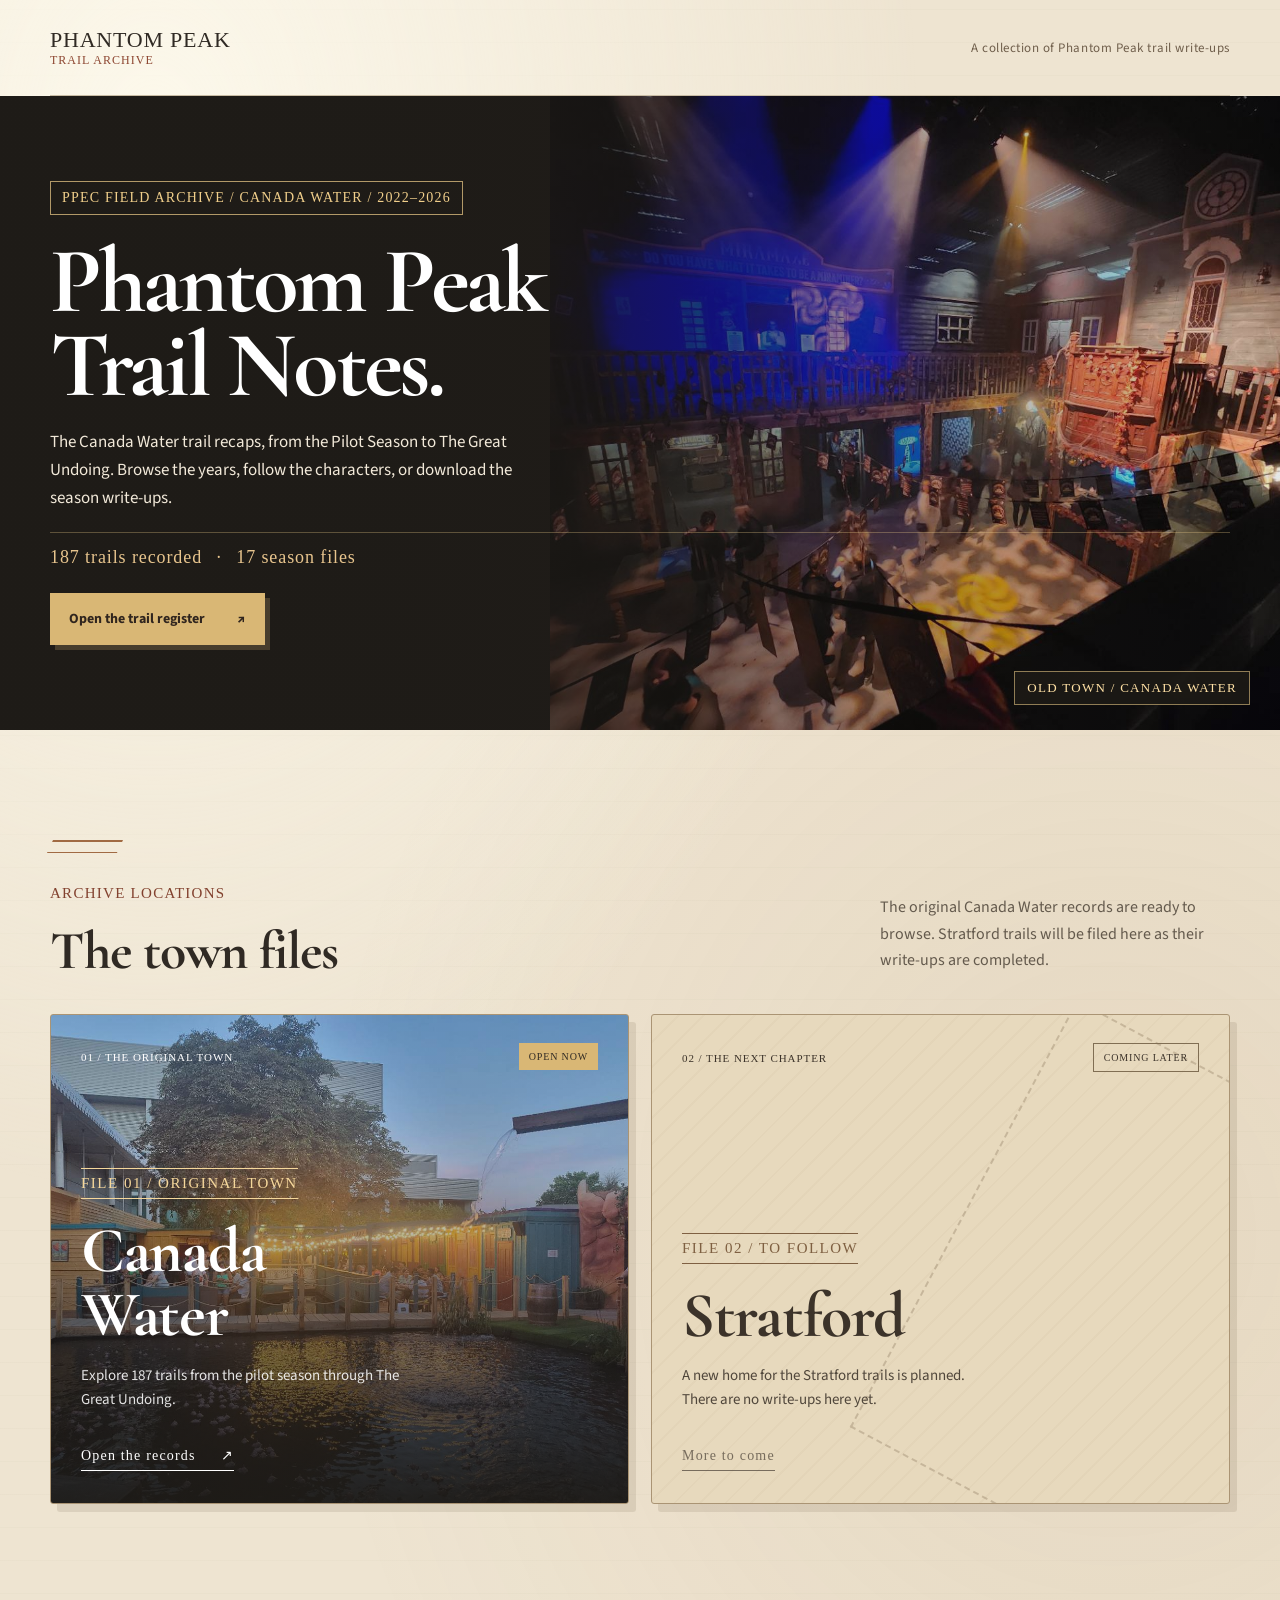
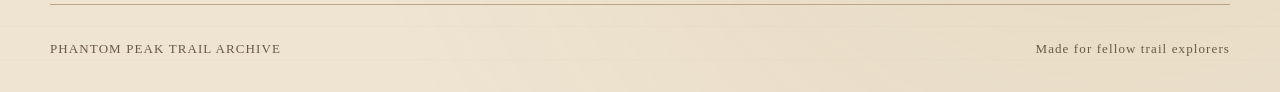
<file: index.html>
<!doctype html>
<html lang="en">
<head>
  <meta charset="utf-8">
  <meta name="viewport" content="width=device-width, initial-scale=1">
  <meta name="theme-color" content="#eee4d1">
  <meta name="description" content="Explore Phantom Peak trail write-ups from Canada Water, with Stratford trails to follow.">
  <title>Phantom Peak Trail Archive</title>
  <link rel="icon" href="assets/ppec-logo.png">
  <link rel="stylesheet" href="styles.css?v=14">
</head>
<body class="home-page">
  <a class="skip-link" href="#main">Skip to content</a>
  <header class="site-header wrap">
    <a class="brand" href="index.html" aria-label="Phantom Peak Trail Archive home">
      <span class="brand-lockup"><strong>PHANTOM PEAK</strong><small>TRAIL ARCHIVE</small></span>
    </a>
    <span class="header-label">A collection of Phantom Peak trail write-ups</span>
  </header>

  <main id="main">
    <section class="hero">
      <div class="hero-image" role="img" aria-label="The town inside Phantom Peak"></div>
      <div class="hero-shade"></div>
      <div class="wrap hero-content">
        <p class="eyebrow light hero-file-code">PPEC FIELD ARCHIVE / CANADA WATER / 2022–2026</p>
        <h1>Phantom Peak<br>Trail Notes.</h1>
        <p class="hero-intro">The Canada Water trail recaps, from the Pilot Season to The Great Undoing. Browse the years, follow the characters, or download the season write-ups.</p>
        <p class="hero-record">187 trails recorded <span aria-hidden="true">·</span> 17 season files</p>
        <a class="button button-gold" href="canada-water.html#seasons">Open the trail register <span aria-hidden="true">↗</span></a>
      </div>
      <span class="hero-photo-caption">OLD TOWN / CANADA WATER</span>
    </section>

    <section class="locations wrap" id="locations" aria-labelledby="locations-heading">
      <div class="section-heading">
        <div>
          <p class="eyebrow">ARCHIVE LOCATIONS</p>
          <h2 id="locations-heading">The town files</h2>
        </div>
          <p>The original Canada Water records are ready to browse. Stratford trails will be filed here as their write-ups are completed.</p>
      </div>
      <div class="location-grid">
        <a class="location-card location-canada" href="canada-water.html">
          <div class="location-card-top"><span class="location-index">01 / THE ORIGINAL TOWN</span><span class="status ready">OPEN NOW</span></div>
          <div class="location-card-bottom">
            <span class="location-illustration" aria-hidden="true">FILE 01 / ORIGINAL TOWN</span>
            <h3>Canada<br>Water</h3>
          <p>Explore 187 trails from the pilot season through The Great Undoing.</p>
            <span class="card-link">Open the records <span aria-hidden="true">↗</span></span>
          </div>
        </a>
        <div class="location-card location-stratford" aria-label="Stratford trails coming soon">
          <div class="location-card-top"><span class="location-index">02 / THE NEXT CHAPTER</span><span class="status soon">COMING LATER</span></div>
          <div class="location-card-bottom">
            <span class="location-illustration" aria-hidden="true">FILE 02 / TO FOLLOW</span>
            <h3>Stratford</h3>
            <p>A new home for the Stratford trails is planned. There are no write-ups here yet.</p>
            <span class="card-link muted">More to come</span>
          </div>
        </div>
      </div>
    </section>
  </main>

  <footer class="site-footer wrap"><span>PHANTOM PEAK TRAIL ARCHIVE</span><span>Made for fellow trail explorers</span></footer>
</body>
</html>
</file>
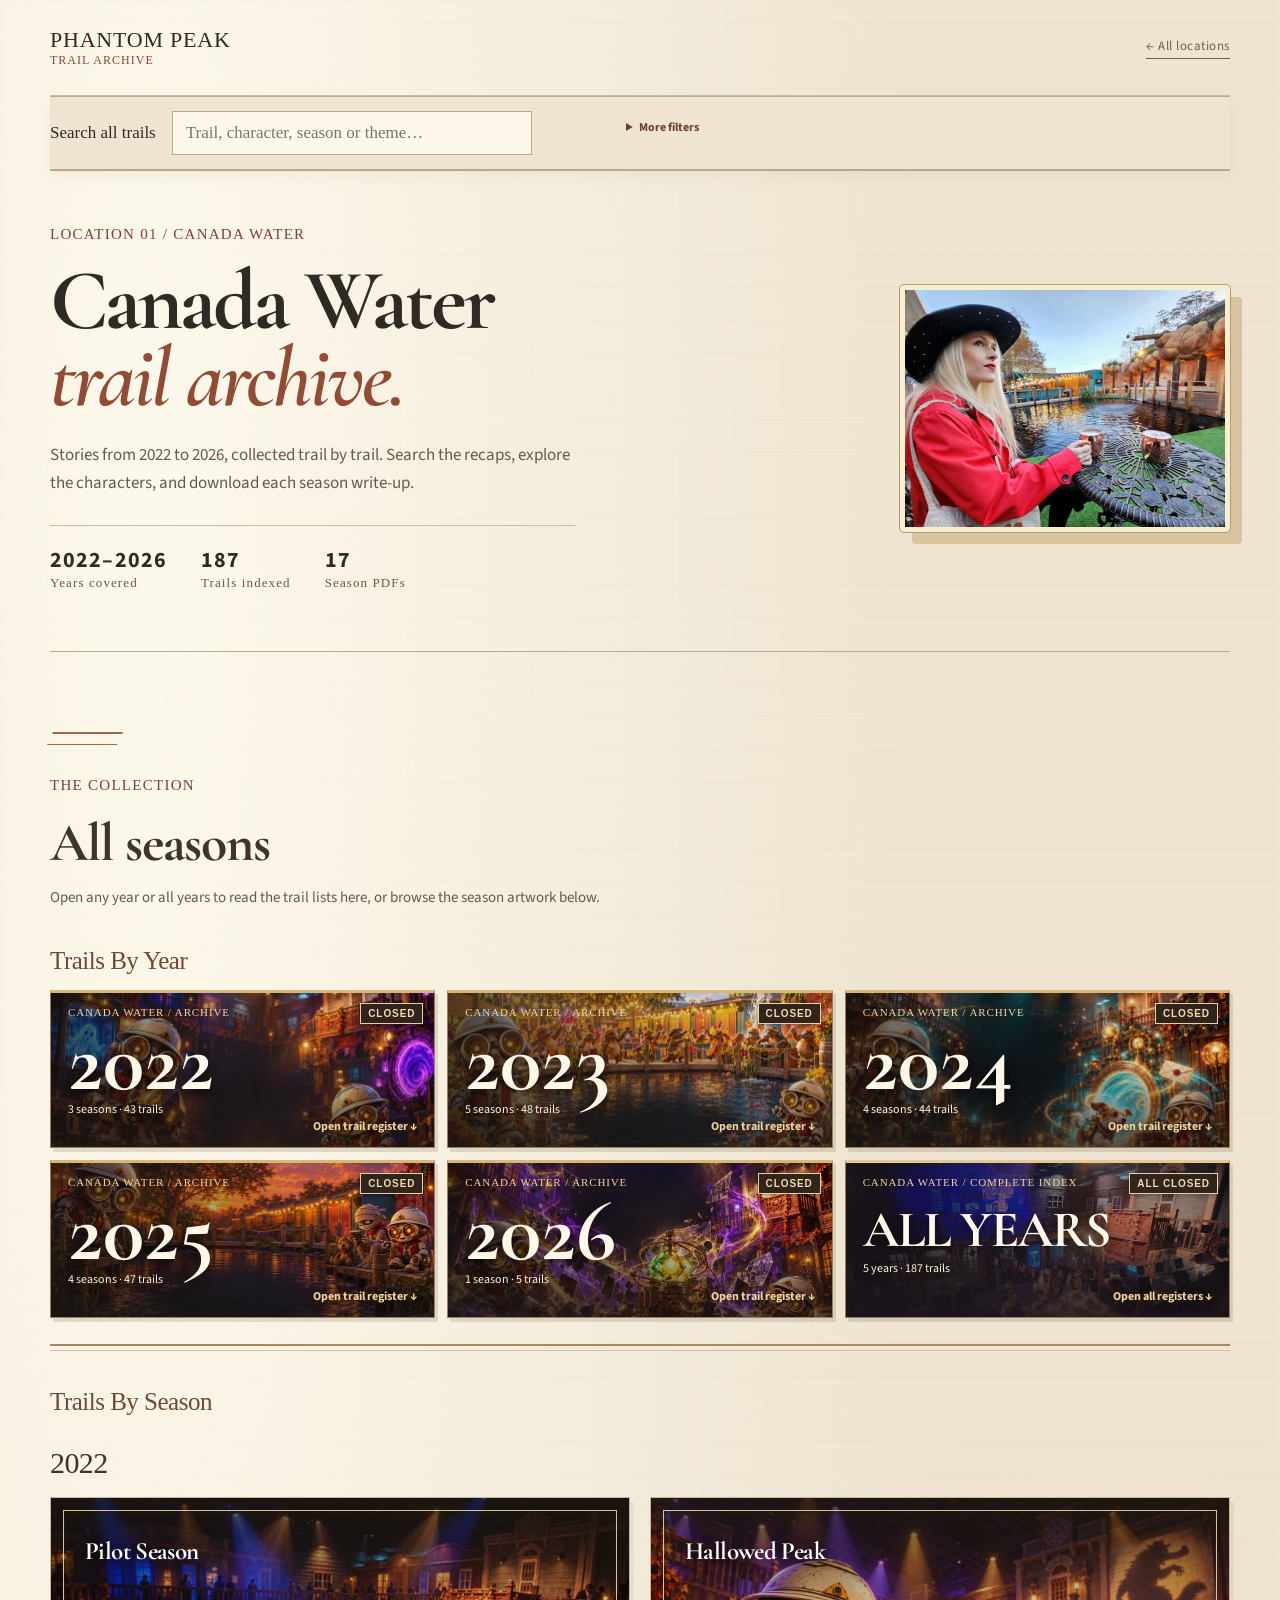
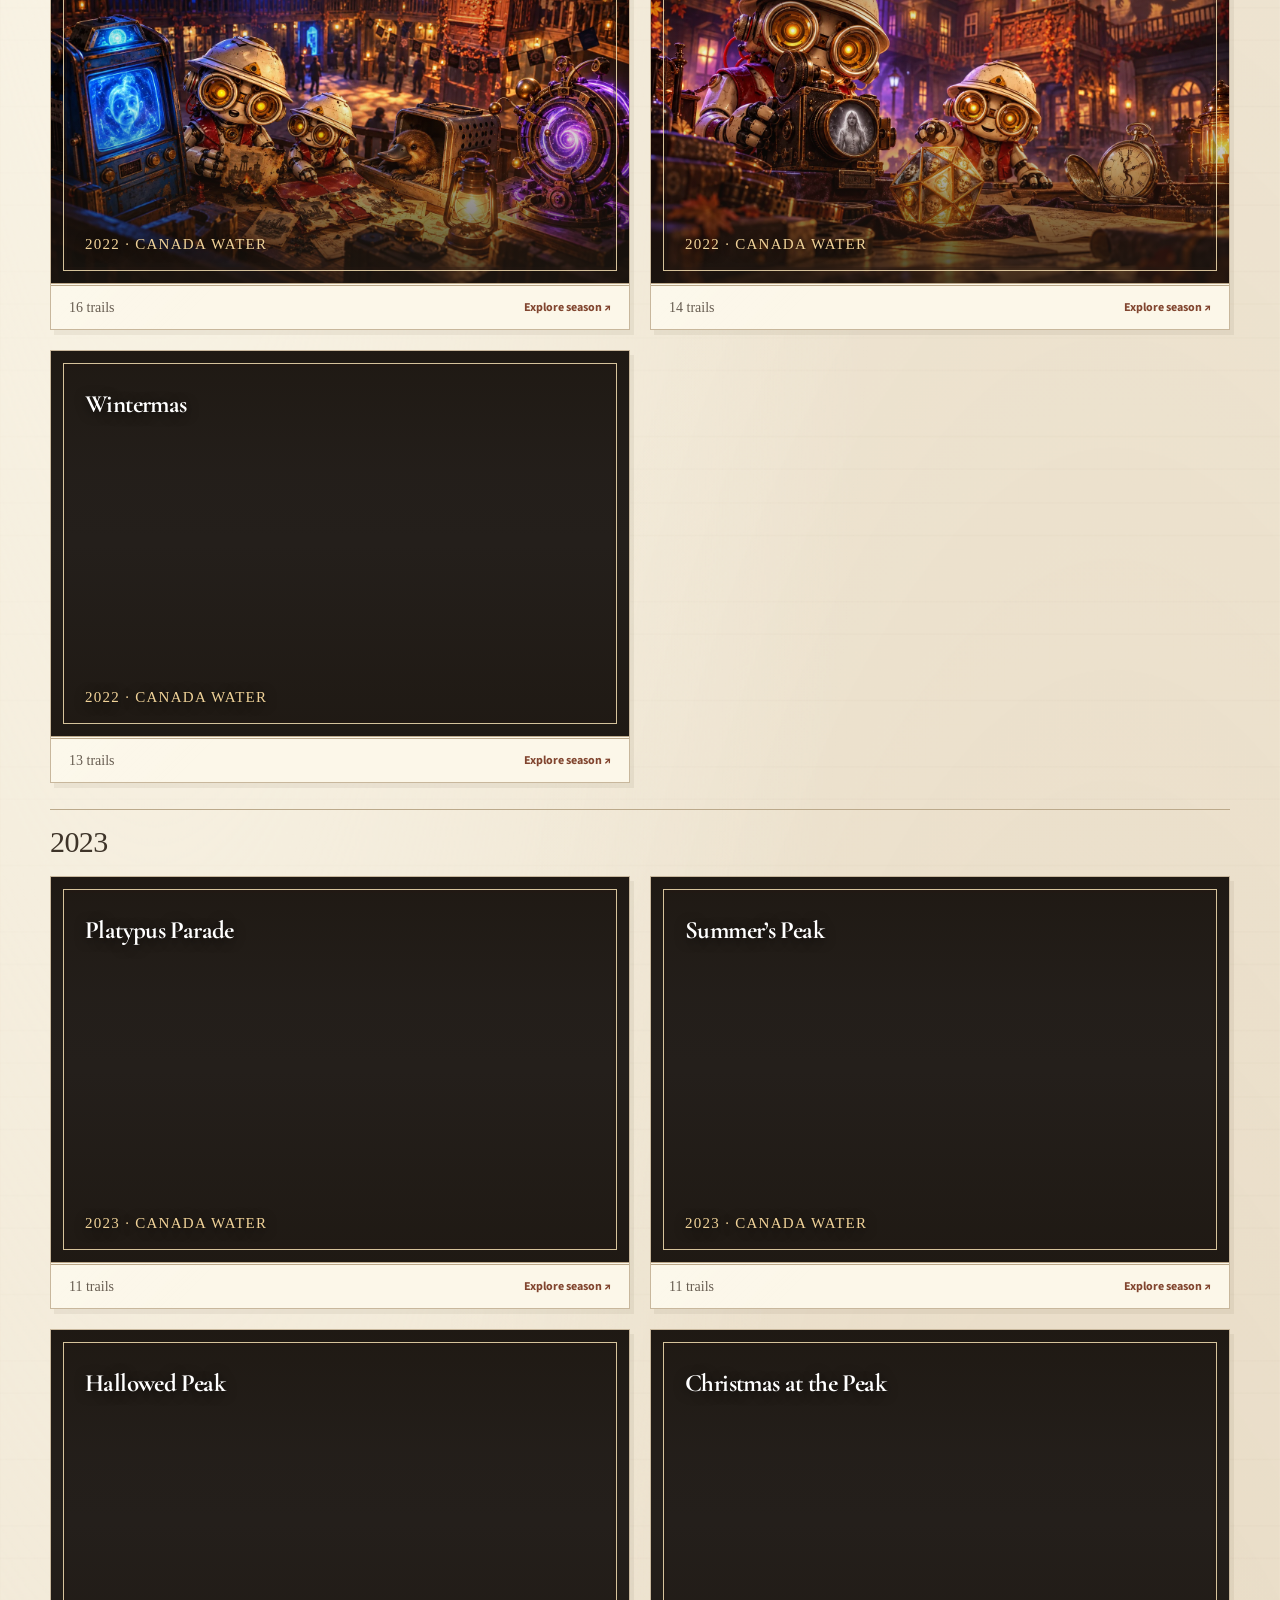
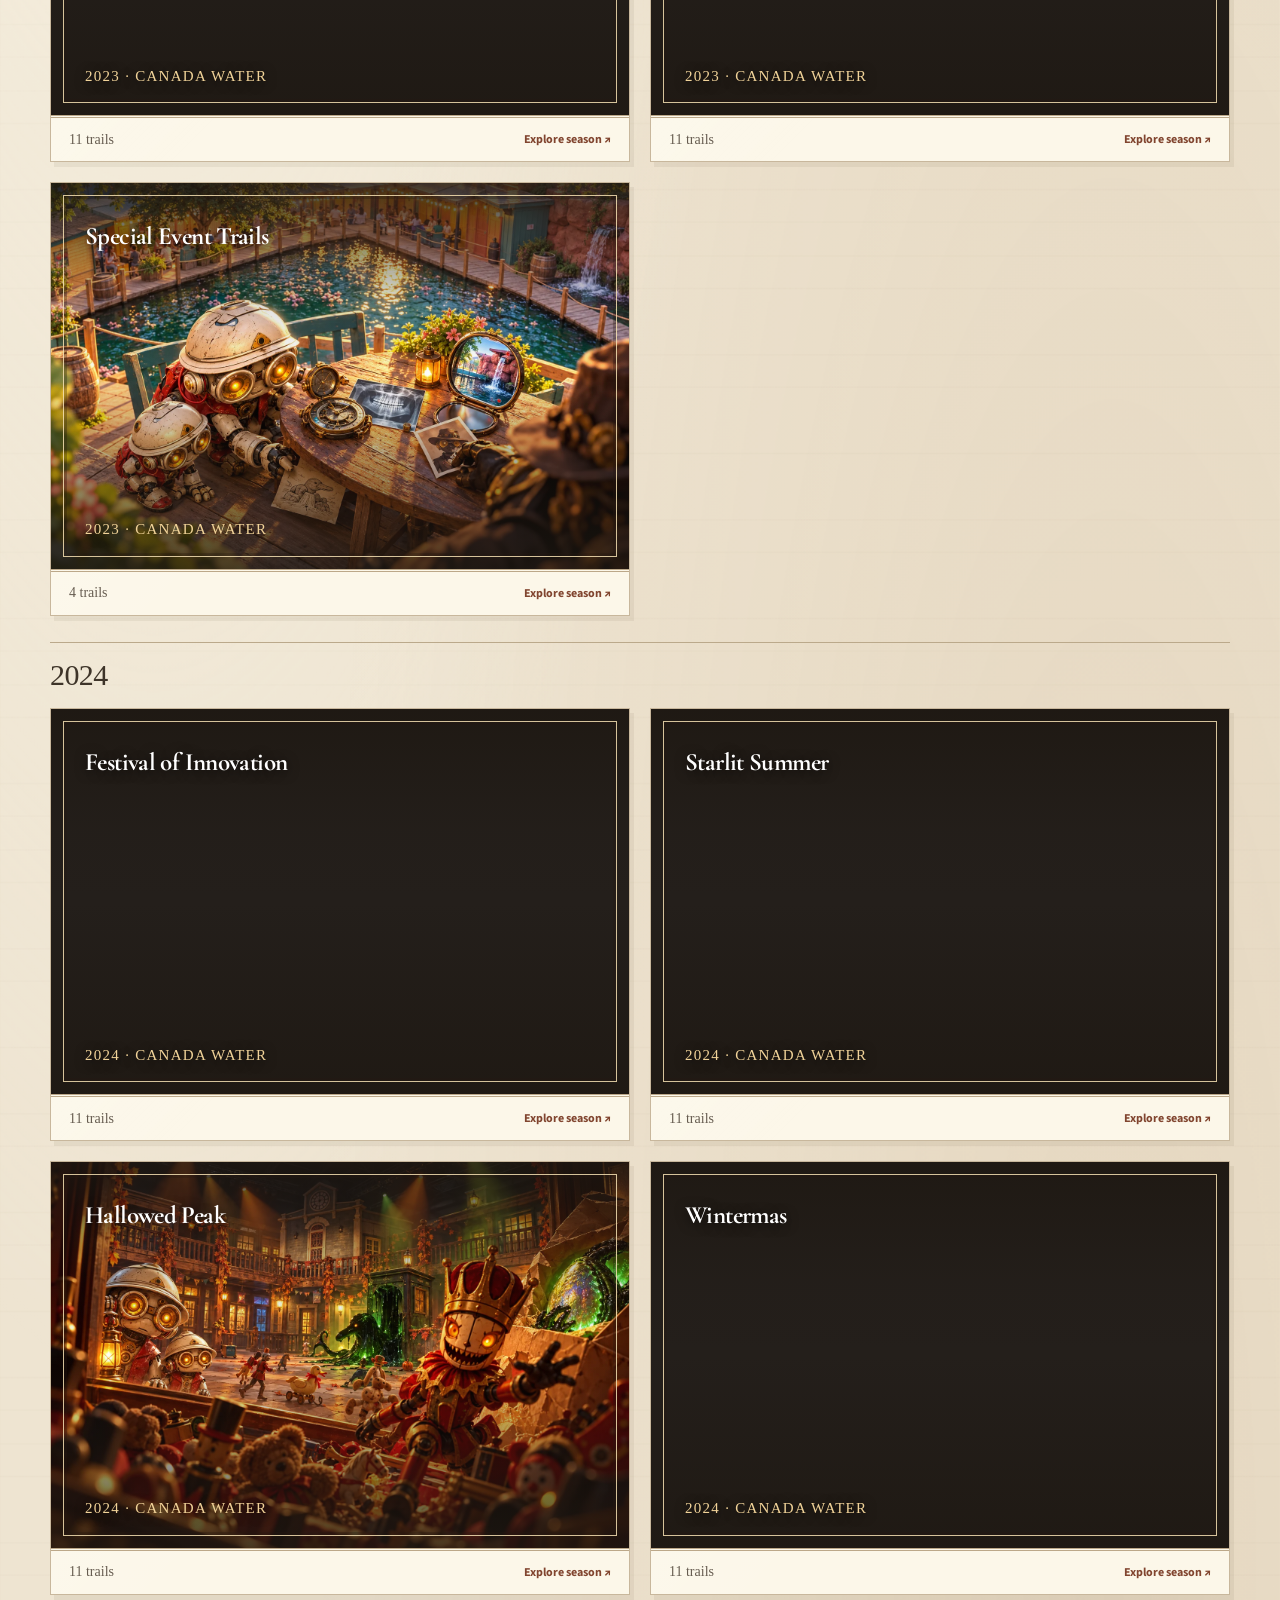
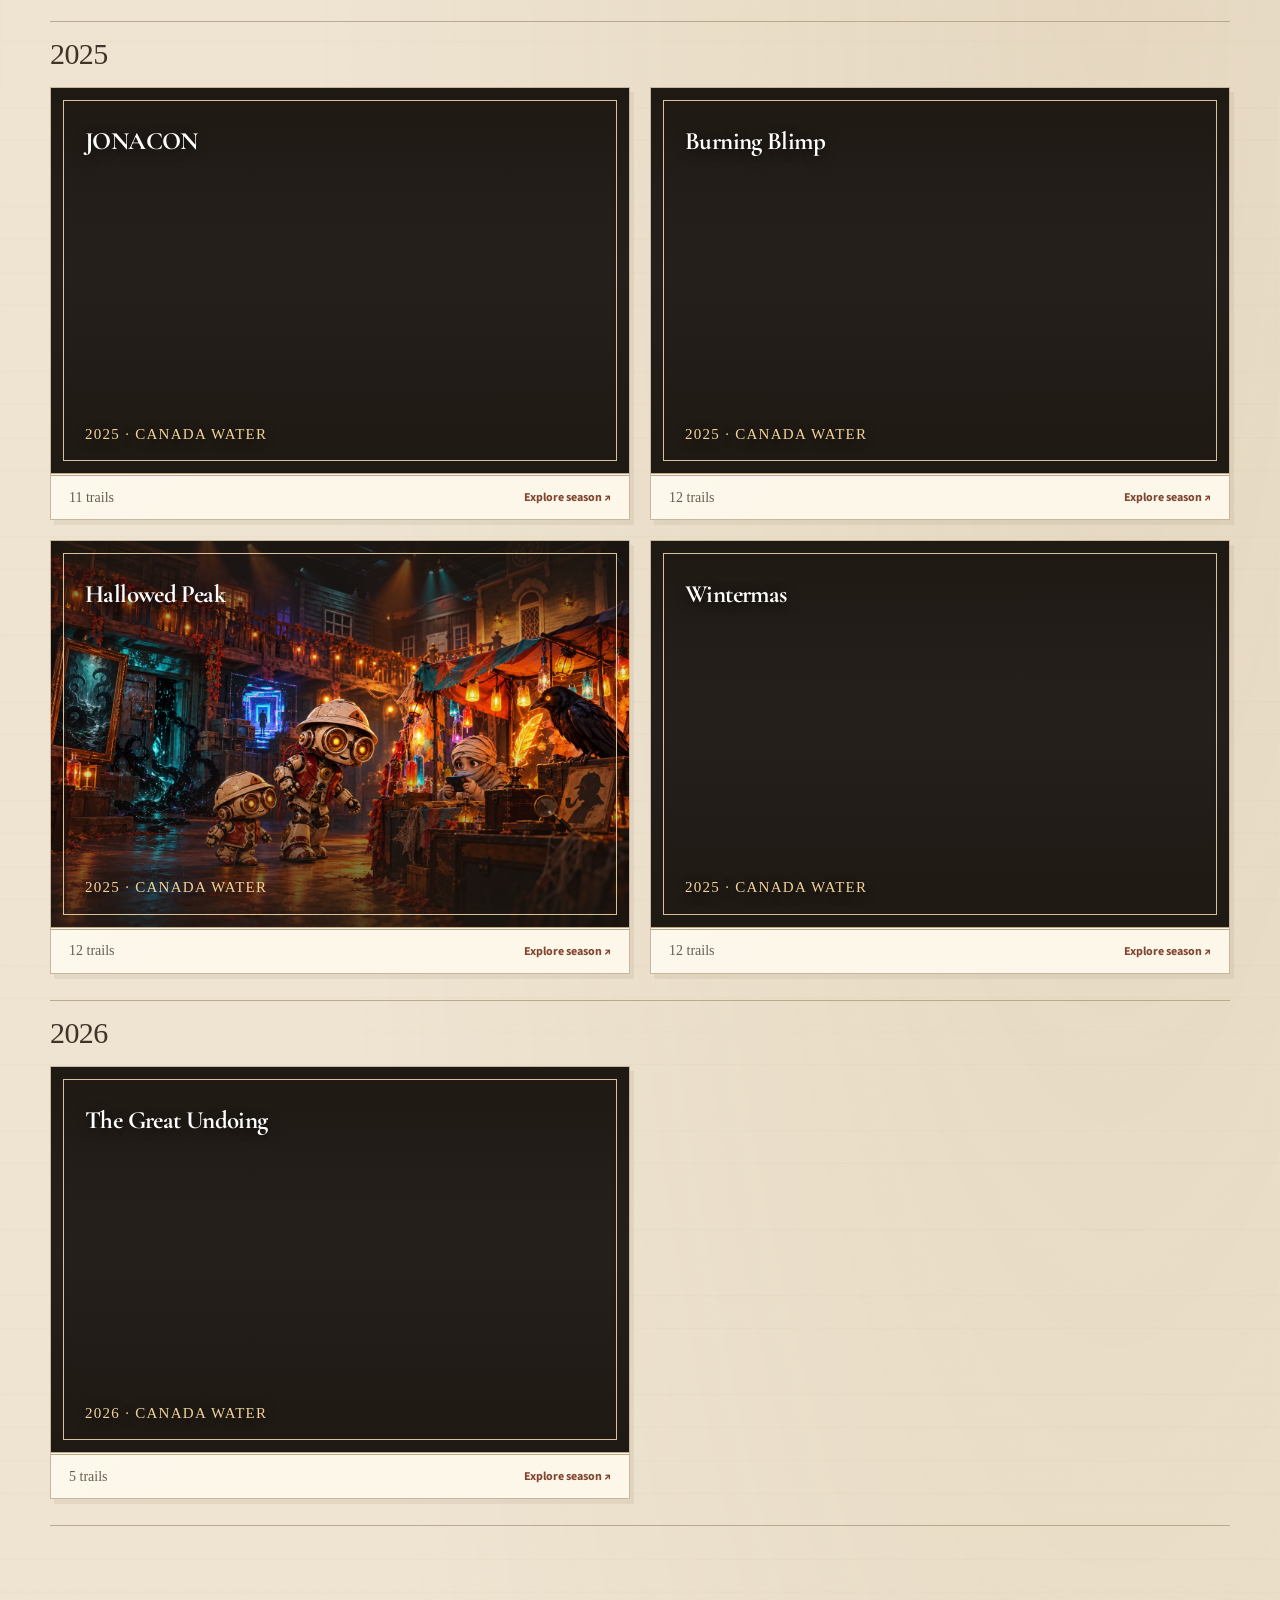
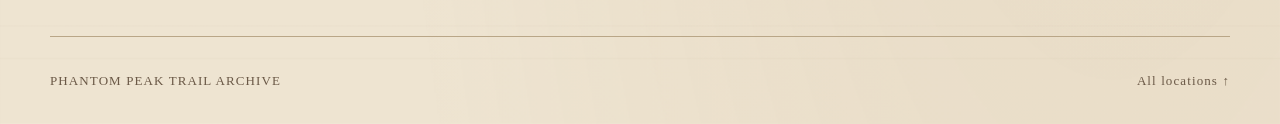
<file: canada-water.html>
<!doctype html>
<html lang="en">
<head>
  <meta charset="utf-8">
  <meta name="viewport" content="width=device-width, initial-scale=1">
  <meta name="theme-color" content="#eee4d1">
  <meta name="description" content="Search 187 Phantom Peak Canada Water trails by title, season, characters and theme. Read the recaps and download the season PDFs.">
  <title>Canada Water Trails · Phantom Peak Trail Archive</title>
  <link rel="icon" href="assets/ppec-logo.png">
  <link rel="stylesheet" href="styles.css?v=14">
  <script defer src="canada-water.js?v=21"></script>
</head>
<body class="archive-page">
  <a class="skip-link" href="#main">Skip to content</a>
  <header class="site-header wrap">
    <a class="brand" href="index.html" aria-label="Phantom Peak Trail Archive home">
      <span class="brand-lockup"><strong>PHANTOM PEAK</strong><small>TRAIL ARCHIVE</small></span>
    </a>
    <a class="header-back" href="index.html">← All locations</a>
  </header>

  <main id="main">
    <div class="archive-search-bar wrap">
      <label for="search">Search all trails <input id="search" type="search" placeholder="Trail, character, season or theme…" autocomplete="off"></label>
      <details class="advanced-filters"><summary>More filters</summary>
        <div class="filter-grid">
          <label>Year <select id="year-filter"><option value="">All years</option><option>2022</option><option>2023</option><option>2024</option><option>2025</option><option>2026</option></select></label>
          <label>Season <select id="season-filter"><option value="">All seasons</option><option>Launch</option><option>Spring</option><option>Summer</option><option>Autumn</option><option>Winter</option><option>Special</option><option>Finale</option></select></label>
          <label>Main character <select id="main-filter"><option value="">Any character</option></select></label>
          <label>Other character <select id="other-filter"><option value="">Any character</option></select></label>
          <label>Theme <select id="theme-filter"><option value="">Any theme</option></select></label>
        </div>
        <div class="filter-actions"><button id="apply-filters" type="button" disabled>Apply filters</button><span id="filter-status" role="status" aria-live="polite"></span></div>
      </details>
    </div>
    <section class="archive-intro wrap">
      <div class="archive-intro-copy">
        <p class="eyebrow">LOCATION 01 / CANADA WATER</p>
        <h1><span class="location-name">Canada Water</span><br><em>trail archive.</em></h1>
        <p>Stories from 2022 to 2026, collected trail by trail. Search the recaps, explore the characters, and download each season write-up.</p>
        <div class="archive-stats"><span><strong>2022–2026</strong> Years covered</span><span><strong>187</strong> Trails indexed</span><span><strong>17</strong> Season PDFs</span></div>
      </div>
      <div class="archive-intro-art" aria-hidden="true"><img src="assets/canada-water-portrait.jpg" alt=""></div>
    </section>

    <section class="library wrap" aria-label="Trail archive">
      <div id="archive-view" aria-live="polite"></div>
    </section>
  </main>

  <footer class="site-footer wrap"><span>PHANTOM PEAK TRAIL ARCHIVE</span><a href="index.html">All locations ↑</a></footer>
</body>
</html>
</file>
<file: styles.css>
@import url('https://fonts.googleapis.com/css2?family=Cormorant+Garamond:ital,wght@0,500;0,600;0,700;1,600&family=IM+Fell+English+SC&family=Source+Sans+3:wght@400;500;600;700&display=swap');

:root{--ink:#251a2e;--plum:#281a37;--plum-deep:#1c1129;--cream:#f5efe3;--paper:#fffaf0;--gold:#f8ca55;--red:#d83d38;--muted:#685e68;--line:#d9cfc0;font-family:'DM Sans',Arial,sans-serif;color:var(--ink);background:var(--cream)}
*{box-sizing:border-box}html{scroll-behavior:smooth}body{margin:0}button,input{font:inherit}a{color:inherit}img{max-width:100%;display:block}.wrap{width:min(1180px,calc(100% - 48px));margin-inline:auto}.skip-link{position:absolute;top:-60px;left:16px;padding:10px 16px;background:var(--gold);z-index:100}.skip-link:focus{top:10px}.site-header{height:86px;display:flex;align-items:center;justify-content:space-between;gap:18px}.brand{text-decoration:none;display:inline-flex;align-items:center;gap:12px;color:var(--ink);font-size:16px;letter-spacing:.13em;font-weight:700;white-space:nowrap}.brand img{border-radius:50%}.brand-accent{color:var(--red);padding-inline:2px}.header-label,.header-back{font-size:13px;letter-spacing:.04em;color:var(--muted)}.header-back{text-decoration:none;border-bottom:1px solid currentColor;padding-bottom:3px}.header-back:hover{color:var(--red)}.eyebrow{font-size:12px;font-weight:700;letter-spacing:.17em;color:#a33c39;margin:0 0 20px}.eyebrow.light{color:var(--gold)}h1,h2,h3,p{margin-top:0}h1,h2,h3{font-family:'Playfair Display',Georgia,serif}h1{font-size:clamp(58px,8.2vw,112px);line-height:.98;letter-spacing:-.045em}h1 em{font-weight:600;color:var(--gold)}h2{font-size:clamp(34px,4.2vw,54px);line-height:1.08;letter-spacing:-.035em}h3{font-size:clamp(44px,5vw,66px);line-height:1.01;letter-spacing:-.04em}

.hero{min-height:620px;position:relative;isolation:isolate;display:flex;align-items:center;background:var(--plum-deep);overflow:hidden}.hero-image{position:absolute;inset:0;background:url('assets/phantom-peak-bridge.jpg') center 49%/cover no-repeat;z-index:-2;filter:saturate(.8)}.hero-shade{position:absolute;inset:0;background:linear-gradient(90deg,rgba(28,17,41,.97) 0%,rgba(28,17,41,.86) 35%,rgba(28,17,41,.22) 78%),linear-gradient(0deg,rgba(28,17,41,.45),transparent 45%);z-index:-1}.hero-content{padding-block:95px;color:#fff}.hero h1{max-width:730px;margin-bottom:28px}.hero-intro{max-width:480px;color:#eee4eb;font-size:18px;line-height:1.65;margin-bottom:35px}.button{display:inline-flex;align-items:center;justify-content:space-between;gap:32px;padding:16px 19px;text-decoration:none;font-weight:700;font-size:14px}.button-gold{background:var(--gold);color:var(--plum-deep);box-shadow:5px 5px 0 rgba(248,202,85,.25)}.button:hover{transform:translateY(-2px)}.button:focus-visible,.location-card:focus-visible,.year-filter:focus-visible,.reader-close:focus-visible,a:focus-visible,input:focus-visible{outline:3px solid var(--red);outline-offset:4px}

.locations{padding-block:110px 100px}.section-heading{display:flex;justify-content:space-between;gap:40px;align-items:end;margin-bottom:34px}.section-heading h2{margin-bottom:0}.section-heading>p{max-width:350px;color:var(--muted);line-height:1.65;margin-bottom:7px}.location-grid{display:grid;grid-template-columns:repeat(2,minmax(0,1fr));gap:22px}.location-card{min-height:490px;padding:28px 30px 32px;display:flex;flex-direction:column;justify-content:space-between;position:relative;overflow:hidden;border-radius:3px;text-decoration:none}.location-card::before,.location-card::after{content:"";position:absolute;pointer-events:none}.location-canada{color:#fff;background:radial-gradient(circle at 92% 11%,#715183 0,transparent 39%),linear-gradient(135deg,#3c2850,#1b122a)}.location-canada::before{height:400px;width:400px;border:1px solid rgba(248,202,85,.2);border-radius:50%;right:-140px;top:90px;box-shadow:0 0 0 44px rgba(248,202,85,.045),0 0 0 98px rgba(248,202,85,.035)}.location-canada:hover{background:radial-gradient(circle at 92% 11%,#845c93 0,transparent 39%),linear-gradient(135deg,#49305e,#1b122a)}.location-stratford{background:linear-gradient(140deg,#e6ddcd,#d6cabb);color:#3e3640}.location-stratford::before{height:480px;width:480px;border:2px dashed rgba(65,48,67,.12);transform:rotate(28deg);right:-190px;top:70px}.location-card-top,.location-card-bottom{position:relative;z-index:1}.location-card-top{display:flex;justify-content:space-between;align-items:center;gap:12px}.location-index{font-size:11px;font-weight:700;letter-spacing:.13em}.status{font-size:10px;font-weight:700;letter-spacing:.11em;padding:8px 10px;white-space:nowrap}.status.ready{background:var(--gold);color:var(--ink)}.status.soon{border:1px solid rgba(37,26,46,.35)}.location-illustration{display:block;font-size:51px;color:var(--gold);line-height:1;margin-bottom:25px}.location-stratford .location-illustration{color:#9a788f}.location-card h3{margin-bottom:16px}.location-card p{max-width:320px;font-size:15px;line-height:1.6;opacity:.88;margin-bottom:32px}.card-link{display:inline-flex;gap:25px;align-items:center;border-bottom:1px solid currentColor;padding-bottom:6px;font-size:14px;font-weight:700}.card-link.muted{opacity:.65}.site-footer{min-height:88px;border-top:1px solid var(--line);display:flex;align-items:center;justify-content:space-between;gap:20px;color:var(--muted);font-size:11px;letter-spacing:.12em;font-weight:700}.site-footer a{text-decoration:none}

.archive-intro{min-height:430px;padding-block:55px 60px;display:flex;align-items:center;justify-content:space-between;gap:40px;border-top:1px solid var(--line);border-bottom:1px solid var(--line)}.archive-intro-copy{max-width:700px}.archive-intro h1{font-size:clamp(56px,6.7vw,88px);margin-bottom:24px}.archive-intro h1 em{color:#aa3c36}.archive-intro-copy>p:not(.eyebrow){max-width:525px;line-height:1.65;font-size:17px;color:var(--muted)}.archive-stats{display:flex;gap:34px;margin-top:28px}.archive-stats span{font-size:12px;color:var(--muted)}.archive-stats strong{display:block;color:var(--ink);font-size:22px;line-height:1.3}.archive-intro-art{width:275px;min-width:220px;aspect-ratio:1;position:relative;display:grid;place-items:center;background:#e9d6aa;border-radius:50%;box-shadow:0 0 0 16px #eee3cd,0 0 0 17px #cbbd9e}.archive-intro-art img{width:66%;border-radius:50%;transform:rotate(-9deg);box-shadow:5px 12px 0 rgba(37,26,46,.13)}.art-rays{position:absolute;top:-50px;right:-10px;font-size:90px;color:#ba6150}.library{padding-block:80px 110px}.library-heading{display:flex;align-items:end;justify-content:space-between;gap:25px}.library-heading h2{margin-bottom:0}.search-label{display:flex;flex-direction:column;gap:8px;color:var(--muted);font-size:12px;font-weight:700;letter-spacing:.04em;min-width:min(300px,100%)}.search-label input{border:1px solid #bdb1a8;border-radius:2px;background:var(--paper);height:45px;padding:0 14px;color:var(--ink);outline:none}.search-label input:focus{border-color:#a33c39}.year-filters{display:flex;gap:8px;flex-wrap:wrap;margin:35px 0 14px}.year-filter{border:1px solid var(--line);background:transparent;color:var(--ink);padding:9px 17px;cursor:pointer;font-size:13px;font-weight:700}.year-filter:hover{border-color:var(--red)}.year-filter.active{background:var(--plum);border-color:var(--plum);color:#fff}.results-count{color:var(--muted);font-size:13px;margin-bottom:21px}.season-grid{display:grid;grid-template-columns:repeat(3,minmax(0,1fr));gap:17px}.season-card{min-height:258px;background:var(--paper);border:1px solid var(--line);display:flex;flex-direction:column;justify-content:space-between;padding:22px;position:relative;overflow:hidden}.season-card::before{content:"";position:absolute;width:95px;height:95px;border:1px solid currentColor;opacity:.12;border-radius:50%;right:-23px;top:-27px}.season-card.spring{border-top:5px solid #7e9374}.season-card.summer{border-top:5px solid #dd9952}.season-card.autumn{border-top:5px solid #a85846}.season-card.winter{border-top:5px solid #7c8ca3}.season-card.special{border-top:5px solid #9470a0}.season-card.pending{background:#eee7db;border-style:dashed;color:#6d626c}.season-top{display:flex;justify-content:space-between;gap:12px;align-items:start}.season-tag{font-size:11px;font-weight:700;letter-spacing:.11em;text-transform:uppercase;color:#775a5f}.season-symbol{font-size:31px;line-height:1;color:#aa8674}.season-card h3{font-size:27px;line-height:1.12;margin:0 0 11px;letter-spacing:-.025em}.season-card p{font-size:13px;line-height:1.5;color:var(--muted);margin:0}.season-card .season-action{background:none;border:0;color:#a03634;font-size:13px;font-weight:700;padding:0 0 4px;cursor:pointer;border-bottom:1px solid #a03634;text-align:left}.season-card .season-action:hover{color:#712220}.season-card .pending-label{font-size:12px;font-weight:700;color:#74616c}.no-results{padding:35px;border:1px dashed var(--line);color:var(--muted);text-align:center}

.reader{width:min(1000px,calc(100% - 26px));height:min(92vh,900px);max-height:none;border:0;padding:0;background:var(--paper);color:var(--ink);box-shadow:0 25px 80px rgba(0,0,0,.4)}.reader::backdrop{background:rgba(24,15,32,.82)}.reader-header{display:flex;justify-content:space-between;gap:20px;align-items:start;padding:20px 24px 12px}.reader-header .eyebrow{margin-bottom:5px}.reader-header h2{font-size:28px;margin:0}.reader-close{border:1px solid var(--line);background:transparent;width:40px;height:40px;font-size:30px;cursor:pointer;line-height:1}.reader-actions{display:flex;gap:20px;padding:0 24px 15px;font-size:13px;font-weight:700;color:#a03634}.reader-actions a{text-decoration:underline;text-underline-offset:3px}.reader iframe{display:block;width:100%;height:calc(100% - 145px);border:0;background:#ddd}.reader-fallback{font-size:12px;color:var(--muted);padding:6px 24px;margin:0}

@media(max-width:800px){.hero{min-height:570px}.hero-shade{background:linear-gradient(90deg,rgba(28,17,41,.95),rgba(28,17,41,.52)),linear-gradient(0deg,rgba(28,17,41,.55),transparent 55%)}.location-grid{grid-template-columns:1fr}.location-card{min-height:400px}.season-grid{grid-template-columns:repeat(2,minmax(0,1fr))}.archive-intro-art{width:200px;min-width:180px}.section-heading{align-items:start}}
@media(max-width:600px){.wrap{width:min(100% - 32px,1180px)}.site-header{height:74px}.brand{font-size:13px;gap:9px}.brand img{width:39px;height:39px}.header-label{display:none}.hero{min-height:590px;align-items:end}.hero-content{padding-block:70px}.hero h1{font-size:clamp(58px,13vw,80px)}.hero-intro{font-size:16px}.locations{padding-block:75px}.section-heading,.library-heading{display:block}.section-heading>p{margin-top:20px}.location-card{min-height:410px;padding:23px}.location-card h3{font-size:55px}.archive-intro{padding-block:57px 40px;display:block;overflow:hidden}.archive-intro h1{font-size:clamp(53px,12vw,70px)}.archive-intro-art{display:none}.archive-stats{gap:22px}.library{padding-block:64px 80px}.library-heading .search-label{margin-top:27px}.season-grid{grid-template-columns:1fr}.season-card{min-height:220px}.site-footer{align-items:start;flex-direction:column;justify-content:center;gap:7px}.reader-header h2{font-size:21px}.reader-actions{gap:14px;flex-wrap:wrap}.reader iframe{height:calc(100% - 180px)}}
@media(prefers-reduced-motion:reduce){html{scroll-behavior:auto}.button:hover{transform:none}}

/* Trail-level archive */
.filter-grid{display:grid;grid-template-columns:repeat(5,minmax(0,1fr));gap:12px;margin:34px 0 22px}.filter-grid label{display:flex;flex-direction:column;gap:8px;font-size:12px;font-weight:700;color:var(--muted)}.filter-grid select{height:44px;width:100%;border:1px solid #bdb1a8;background:var(--paper);color:var(--ink);border-radius:2px;padding:0 10px;font-size:13px;outline:none}.filter-grid select:focus-visible{outline:3px solid var(--red);outline-offset:2px}.results-row{display:flex;align-items:center;justify-content:space-between;gap:15px;border-bottom:1px solid var(--line);padding-bottom:10px}.results-row .results-count{margin:0}.clear-filters{border:0;background:none;color:#a03634;font-size:12px;font-weight:700;text-decoration:underline;text-underline-offset:3px;cursor:pointer;padding:5px}.season-section{padding-block:45px 30px;border-bottom:1px solid var(--line)}.season-section-header{display:flex;align-items:end;justify-content:space-between;gap:25px;margin-bottom:22px}.season-section-header .eyebrow{margin-bottom:10px}.season-section-header h3{font-size:clamp(31px,3.5vw,43px);margin-bottom:4px}.season-total{font-size:13px;color:var(--muted);margin:0}.season-pdf-actions{display:flex;flex-wrap:wrap;gap:9px;justify-content:flex-end}.season-pdf-actions a{display:inline-flex;align-items:center;justify-content:center;min-height:40px;padding:9px 12px;border:1px solid var(--plum);text-decoration:none;font-size:12px;font-weight:700;white-space:nowrap}.season-pdf-actions a:first-child{background:var(--plum);color:#fff}.season-pdf-actions a:hover{background:var(--gold);color:var(--ink);border-color:var(--gold)}.trail-grid{display:grid;grid-template-columns:repeat(3,minmax(0,1fr));gap:17px}.trail-card{background:var(--paper);border:1px solid var(--line);display:flex;flex-direction:column;min-width:0}.trail-image{width:100%;aspect-ratio:16/8.5;background:#e6dccd;display:grid;place-content:center;text-align:center;overflow:hidden}.trail-image img{height:100%;width:100%;object-fit:cover}.trail-image.empty{border-bottom:1px dashed #c7b8a7;background:radial-gradient(circle at 50% 140%,#e4c6b3 0,transparent 55%),repeating-linear-gradient(135deg,#eee4d5 0 2px,#e9dfd0 2px 15px)}.trail-image.empty span{font-size:37px;line-height:1;color:#aa786b}.trail-image.empty small{font-size:10px;font-weight:700;letter-spacing:.12em;color:#7e6f70}.trail-card-body{padding:20px;display:flex;flex-direction:column;flex:1}.trail-number{font-size:10px;font-weight:700;letter-spacing:.13em;color:#a13d39;margin-bottom:12px}.trail-card h4{font-family:'Playfair Display',Georgia,serif;font-size:25px;line-height:1.13;letter-spacing:-.025em;margin:0 0 12px}.trail-meta{display:grid;grid-template-columns:105px 1fr;gap:7px 8px;border-top:1px solid var(--line);padding-top:14px;margin:0 0 16px;font-size:11px;line-height:1.4}.trail-meta dt{color:#8d5450;font-weight:700}.trail-meta dd{margin:0;color:#514651}.trail-details{margin-top:auto;border-top:1px solid var(--line);padding-top:12px;font-size:13px}.trail-details summary{color:#a03634;font-weight:700;cursor:pointer;list-style-position:inside}.trail-details summary:focus-visible{outline:3px solid var(--red);outline-offset:3px}.trail-details p{color:#514651;line-height:1.65;margin:13px 0 0;white-space:pre-wrap}.pending-season{border:1px dashed var(--line);padding:20px;background:#eee7db;color:var(--muted);font-size:14px}.season-section.finale{border-bottom:0}
@media(max-width:1000px){.filter-grid{grid-template-columns:repeat(3,minmax(0,1fr))}.trail-grid{grid-template-columns:repeat(2,minmax(0,1fr))}}
@media(max-width:600px){.filter-grid{grid-template-columns:repeat(2,minmax(0,1fr));gap:10px}.filter-grid label:first-child{grid-column:span 2}.season-section-header{display:block}.season-pdf-actions{justify-content:flex-start;margin-top:20px}.trail-grid{grid-template-columns:1fr}.archive-stats{flex-wrap:wrap}.archive-stats span{min-width:85px}}

/* Portrait business card artwork keeps its full proportions. */
.trail-image{width:min(220px,calc(100% - 40px));aspect-ratio:55/85;margin:20px auto 0;display:grid;place-items:center}
.trail-image img{width:100%;height:100%;object-fit:contain}
.trail-image.empty{padding:20px;align-content:center;gap:8px;border:1px dashed #c7b8a7}

/* The archive palette follows the supplied Phantom Peak and PPEC artwork. */
:root{--ink:#102836;--plum:#4b087c;--plum-deep:#081c2b;--cream:#f4f0e9;--paper:#fffaf3;--gold:#f1ce50;--red:#e4493c;--muted:#5d6971;--line:#cbd0cb}
.site-header{height:96px}
.brand img{width:60px;height:60px;border-radius:5px;object-fit:contain;background:#4b087c}
.hero{background:#081c2b}
.hero-image{left:45%;background-image:url('assets/phantom-peak-visit.jpg');background-position:center;background-size:cover;filter:none}
.hero-shade{background:linear-gradient(90deg,#081c2b 0%,#081c2b 32%,rgba(8,28,43,.88) 43%,rgba(8,28,43,.12) 67%,transparent 100%)}
.hero-content{position:relative;width:min(1180px,calc(100% - 48px))}
.hero h1{font-size:clamp(56px,6.8vw,91px);max-width:570px}
.hero-intro{max-width:430px}
.location-canada{background:radial-gradient(circle at 92% 11%,#684394 0,transparent 39%),linear-gradient(135deg,#4b087c,#081c2b)}
.archive-intro-art{background:#4b087c;border-radius:12px;box-shadow:0 16px 0 #e9d9b6;overflow:hidden}
.archive-intro-art img{width:100%;height:100%;border-radius:0;transform:none;box-shadow:none;object-fit:contain}
.browse-panel{display:grid;grid-template-columns:repeat(2,minmax(0,1fr));gap:18px;margin:30px 0 22px;padding:25px;background:var(--plum-deep);border-top:5px solid var(--gold);color:#fff}
.browse-panel label{display:flex;flex-direction:column;gap:10px;font-size:15px;font-weight:700}
.browse-step{display:inline-flex;align-items:center;justify-content:center;width:31px;height:31px;background:var(--gold);color:var(--plum-deep);font-size:12px;font-weight:700}
.browse-panel select{width:100%;height:52px;border:1px solid #d7c9e4;border-radius:2px;background:#fffaf3;color:var(--ink);padding:0 14px;font:inherit;font-size:15px}
.browse-panel select:disabled{opacity:.6;cursor:not-allowed}
.browse-panel select:focus-visible,.advanced-filters summary:focus-visible{outline:3px solid var(--gold);outline-offset:3px}
.archive-search{display:flex;align-items:start;gap:20px;flex-wrap:wrap;margin:0 0 22px}
.archive-search .search-label{min-width:min(300px,100%);font-size:12px}
.archive-search .search-label input{height:40px}
.advanced-filters{font-size:12px;color:var(--muted);padding-top:6px;flex:1;min-width:190px}
.advanced-filters summary{cursor:pointer;color:var(--plum);font-weight:700;min-height:33px}
.advanced-filters .filter-grid{margin:12px 0 5px}
.choose-trail-note{padding:24px;border:1px dashed var(--line);background:var(--paper);color:var(--muted);font-size:14px}
.trail-image.empty{border-color:#aeb8b6;background:radial-gradient(circle at 50% 135%,#d8bbc4 0,transparent 55%),repeating-linear-gradient(135deg,#eee4d5 0 2px,#e9dfd0 2px 15px)}
.trail-grid.single-trail{grid-template-columns:minmax(0,760px)}
.single-trail .trail-card{display:grid;grid-template-columns:260px minmax(0,1fr)}
.single-trail .trail-image{width:220px;margin:20px}
.single-trail .trail-card-body{justify-content:center}
.single-trail .trail-details{margin-top:6px}
@media(max-width:800px){.hero-image{left:35%}.hero-shade{background:linear-gradient(90deg,#081c2b 0%,rgba(8,28,43,.9) 47%,rgba(8,28,43,.28) 100%)}}
@media(max-width:600px){.site-header{height:78px}.brand img{width:46px;height:46px}.hero-image{left:0;background-position:center 24%}.hero-shade{background:linear-gradient(0deg,#081c2b 0%,rgba(8,28,43,.94) 40%,rgba(8,28,43,.22) 100%)}.hero-content{width:min(100% - 32px,1180px)}.hero h1{font-size:clamp(54px,12vw,72px)}.browse-panel{grid-template-columns:1fr;padding:19px;gap:20px}.archive-search{display:block}.advanced-filters{margin-top:13px}.trail-image{width:min(220px,calc(100% - 36px))}.single-trail .trail-card{display:flex}.single-trail .trail-image{width:min(220px,calc(100% - 36px));margin:20px auto 0}}

/* Collection navigation and supplied photography. */
[hidden]{display:none!important}
.brand-lockup{display:flex;flex-direction:column;gap:3px;line-height:1.05}
.brand-lockup strong{font-size:17px;letter-spacing:.11em}
.brand-lockup small{font-size:10px;letter-spacing:.23em;color:var(--red)}
.hero-image{left:43%;background-image:url('assets/phantom-peak-interior.jpg');background-position:center 42%}
.hero-shade{background:linear-gradient(90deg,#081c2b 0%,#081c2b 33%,rgba(8,28,43,.82) 47%,rgba(8,28,43,.12) 74%,transparent 100%)}
.location-canada{background-image:linear-gradient(0deg,rgba(8,28,43,.94) 0%,rgba(8,28,43,.55) 42%,rgba(8,28,43,.15) 100%),url('assets/canada-water-evening.jpg');background-size:cover;background-position:center}
.location-canada::before{display:none}
.location-canada:hover{background-image:linear-gradient(0deg,rgba(8,28,43,.87) 0%,rgba(8,28,43,.42) 42%,rgba(8,28,43,.08) 100%),url('assets/canada-water-evening.jpg')}
.archive-intro-art{width:330px;min-width:270px;aspect-ratio:4/3;border-radius:4px;background:#d7bca1;box-shadow:12px 12px 0 #e9d9b6}
.archive-intro-art img{width:100%;height:100%;object-fit:cover;object-position:center}
.archive-search-bar{position:sticky;top:0;z-index:10;display:flex;align-items:flex-start;gap:26px;padding-block:14px;background:var(--cream);border-top:1px solid var(--line);border-bottom:1px solid var(--line)}
.archive-search-bar>label{display:flex;align-items:center;gap:16px;min-width:min(100%,550px);font-size:13px;font-weight:700;color:var(--ink)}
.archive-search-bar input{width:min(100%,360px);height:44px;border:1px solid #bdb1a8;background:var(--paper);padding:0 13px;color:var(--ink)}
.archive-search-bar input:focus-visible{outline:3px solid var(--gold);outline-offset:2px}
.archive-search-bar .advanced-filters{padding-top:8px;min-width:120px}
.archive-search-bar .advanced-filters .filter-grid{width:min(790px,calc(100vw - 80px));margin:17px 0 5px}
.library-description{font-size:15px;line-height:1.6;color:var(--muted);margin:14px 0 0}
.season-year-group{padding-block:17px 26px;border-bottom:1px solid var(--line)}
.season-year{font-size:27px;margin:0 0 18px;color:var(--plum)}
.season-index{display:grid;grid-template-columns:repeat(2,minmax(0,1fr));gap:12px}
.season-index-row{min-height:115px;display:flex;align-items:center;justify-content:space-between;gap:20px;padding:20px 24px;background:var(--paper);border:1px solid var(--line);border-left:5px solid var(--plum);text-decoration:none}
.season-index-row:hover,.season-index-row:focus-visible{border-color:var(--red);transform:translateY(-2px)}
.season-index-row h4{font-family:'Playfair Display',Georgia,serif;font-size:25px;line-height:1.15;margin:7px 0 8px}
.season-index-tag{font-size:10px;font-weight:700;letter-spacing:.14em;color:#a33c39}
.season-index-count{font-size:12px;color:var(--muted)}
.season-index-arrow{font-size:27px;color:var(--red)}
.breadcrumb,.breadcrumbs{display:block;margin:0 0 28px;color:var(--plum);font-size:13px;font-weight:700}
.breadcrumb,.breadcrumbs a{text-decoration:none;border-bottom:1px solid currentColor;padding-bottom:3px}
.season-page .season-section-header{padding-bottom:25px;margin-bottom:27px;border-bottom:1px solid var(--line)}
.season-page .season-section-header h2{margin:0 0 9px}
.trail-card-link{text-decoration:none;color:var(--ink);transition:transform .15s ease,box-shadow .15s ease}
.trail-card-link:hover,.trail-card-link:focus-visible{transform:translateY(-3px);box-shadow:0 11px 22px rgba(8,28,43,.12);border-color:var(--red)}
.trail-card-link .trail-meta{margin-top:auto}
.trail-card-season{font-size:12px;color:var(--muted);margin:-4px 0 10px}
.trail-open{font-size:12px;font-weight:700;color:#a03634;border-top:1px solid var(--line);padding-top:14px;margin-top:4px}
.trail-page .library-heading{margin-bottom:26px}
.trail-page .library-heading h2{max-width:850px}
.trail-detail{display:grid;grid-template-columns:minmax(250px,330px) minmax(0,1fr);gap:36px;align-items:start;padding:30px;background:var(--paper);border:1px solid var(--line)}
.trail-detail .trail-image{width:min(100%,300px);margin:0 auto}
.trail-detail-copy h3{font-size:28px;margin:0 0 18px}
.trail-description{font-size:16px;line-height:1.75;color:#3b4347;margin-bottom:27px;white-space:pre-wrap}
.trail-detail-copy .trail-meta{grid-template-columns:125px 1fr;font-size:13px;margin-bottom:24px}
.trail-detail-copy .season-pdf-actions{justify-content:flex-start}
.search-page .library-heading{margin-bottom:18px}
.search-page .clear-filters{margin-bottom:24px}
.search-page .no-results{margin-top:20px}
@media(max-width:800px){.archive-search-bar{position:static;flex-wrap:wrap}.archive-search-bar .advanced-filters .filter-grid{width:100%}.season-index{grid-template-columns:1fr}.trail-detail{grid-template-columns:240px minmax(0,1fr);gap:23px}.hero-image{left:32%}}
@media(max-width:600px){.brand-lockup strong{font-size:12px}.brand-lockup small{font-size:8px}.header-back{font-size:11px}.hero-image{left:0;background-position:center}.hero-shade{background:linear-gradient(0deg,#081c2b 0%,rgba(8,28,43,.94) 42%,rgba(8,28,43,.28) 100%)}.archive-search-bar{padding-block:15px;gap:8px}.archive-search-bar>label{display:block}.archive-search-bar input{display:block;width:100%;margin-top:7px}.archive-search-bar .advanced-filters{padding-top:0}.archive-search-bar .filter-grid{grid-template-columns:repeat(2,minmax(0,1fr))}.season-index-row{min-height:102px;padding:17px}.season-index-row h4{font-size:22px}.season-page .season-section-header{display:block}.season-page .season-pdf-actions{justify-content:flex-start;margin-top:20px}.trail-detail{display:block;padding:20px}.trail-detail .trail-image{width:min(250px,100%);margin:0 auto 25px}.trail-description{font-size:15px}}

/* The season title and location sit on the artwork in every archive view. */
.season-index{gap:20px}
.season-index-row{display:block;min-height:0;padding:0;border:1px solid var(--line);background:var(--paper);overflow:hidden}
.season-art{position:relative;isolation:isolate;aspect-ratio:3/2;overflow:hidden;background:#081c2b;color:#fff}
.season-art img{width:100%;height:100%;object-fit:cover}
.season-art::after{content:"";position:absolute;inset:0;z-index:0;pointer-events:none;background:linear-gradient(180deg,rgba(8,28,43,.86) 0%,rgba(8,28,43,.22) 28%,transparent 54%,rgba(8,28,43,.78) 100%)}
.season-art::before{content:"";position:absolute;inset:12px;z-index:2;pointer-events:none;border:1px solid rgba(255,239,197,.68)}
.season-art-overlay{position:absolute;inset:0;z-index:1;display:flex;flex-direction:column;justify-content:space-between;padding:32px 34px 29px;text-shadow:0 2px 12px rgba(0,0,0,.7)}
.season-art-title{font-family:'Playfair Display',Georgia,serif;font-size:clamp(27px,3vw,43px);line-height:1.08;letter-spacing:-.02em;margin:0;color:#fff;max-width:80%}
.season-art-place{font-size:12px;line-height:1.3;font-weight:700;letter-spacing:.16em;text-transform:uppercase;color:#ffe7aa}
.season-index-details{display:flex;align-items:center;justify-content:space-between;gap:16px;padding:14px 19px}
.season-index-count{font-size:12px;color:var(--muted)}
.season-index-arrow{font-size:12px;font-weight:700;color:var(--plum)}
.season-index-row:hover .season-art img,.season-index-row:focus-visible .season-art img{transform:scale(1.025)}
.season-index-row .season-art img{transition:transform .2s ease}
.season-page>.season-art{aspect-ratio:2.4/1;margin:0 0 24px}
.season-page>.season-art .season-art-title{font-size:clamp(36px,5vw,62px)}
.season-page>.season-section-header{align-items:center}
.season-page .season-section-header{padding-bottom:19px;margin-bottom:27px}
.season-page .season-total{font-size:14px;font-weight:700}
@media(max-width:600px){.season-index-row{padding:0}.season-art-overlay{padding:25px 28px 24px}.season-art::before{inset:9px}.season-art-title{font-size:clamp(28px,8vw,42px)}.season-page>.season-art{aspect-ratio:3/2}.season-page>.season-art .season-art-title{font-size:clamp(32px,8vw,48px)}.season-art-place{font-size:10px}.season-page .season-pdf-actions{margin-top:14px}}
@media(prefers-reduced-motion:reduce){.season-index-row .season-art img{transition:none}}

/* Old Town archive: aged paper, ledger lines and printed type. */
:root{--ink:#302a24;--plum:#593d32;--plum-deep:#201e1b;--cream:#eee4d1;--paper:#fcf7e9;--gold:#d3aa62;--red:#9a4835;--muted:#665c50;--line:#c9bca4;font-family:'Source Sans 3',Arial,sans-serif;background:var(--cream)}
body{background:radial-gradient(ellipse at 12% 8%,rgba(255,252,240,.85),transparent 48%),radial-gradient(ellipse at 87% 73%,rgba(166,124,72,.12),transparent 51%),repeating-linear-gradient(0deg,transparent 0 32px,rgba(102,78,48,.025) 32px 33px),var(--cream);color:var(--ink)}
h1,h2,h3,.trail-card h4,.season-index-row h4,.season-art-title{font-family:'Cormorant Garamond',Georgia,serif;font-weight:700;letter-spacing:-.025em}
h1{letter-spacing:-.035em}h2,h3{letter-spacing:-.02em}
.eyebrow,.location-index,.status,.season-index-tag,.trail-number,.season-art-place,.brand-lockup small,.site-footer,.archive-stats span,.card-link,.season-pdf-actions a{font-family:'IM Fell English SC',Georgia,serif;font-weight:400;letter-spacing:.085em}
.eyebrow{font-size:15px;color:#82412e}.eyebrow.light{color:#f1cf8b}
.site-header{border-bottom:1px solid var(--line)}.brand-lockup strong{font-family:'IM Fell English SC',Georgia,serif;font-size:22px;font-weight:400;letter-spacing:.035em}.brand-lockup small{font-size:12px;color:#8d4631}.header-label,.header-back{color:#705f4c}
.site-footer{border-color:#b9a687;color:#6a5846;font-size:13px}
.hero{background:#211d1a}.hero-shade{background:linear-gradient(90deg,rgba(30,27,23,.97) 0%,rgba(30,27,23,.93) 32%,rgba(30,27,23,.52) 59%,rgba(30,27,23,.1) 100%)}
.hero h1{font-size:clamp(66px,8vw,108px);line-height:.88}.hero h1 em{color:#e2bd79}.hero-intro{color:#f2e9d9}.hero .button-gold{background:#d9b775;color:#30251e;box-shadow:5px 5px 0 rgba(217,183,117,.22)}
.locations{position:relative}.locations::before,.library::before{content:'';display:block;width:70px;height:10px;margin-bottom:32px;border-top:2px solid #a16a43;border-bottom:1px solid #a16a43;transform:skewX(-25deg)}
.section-heading>p,.archive-intro-copy>p:not(.eyebrow),.library-description{color:#645a4d}
.location-card{border:1px solid #aa9474;box-shadow:7px 8px 0 rgba(86,64,42,.12)}.location-canada{background-image:linear-gradient(0deg,rgba(30,27,23,.94),rgba(30,27,23,.14) 70%),url('assets/canada-water-evening.jpg')}.location-canada:hover{background-image:linear-gradient(0deg,rgba(30,27,23,.88),rgba(30,27,23,.07) 70%),url('assets/canada-water-evening.jpg')}.location-stratford{background:repeating-linear-gradient(135deg,rgba(124,93,55,.035) 0 2px,transparent 2px 18px),#e7d9bd;color:#3c332a}.location-stratford::before{border-color:rgba(87,64,39,.22)}.status.ready{background:#d9b775}.status.soon{border-color:#806e53}
.archive-intro{border-color:#bba98b}.archive-intro h1{line-height:.9}.archive-intro h1 em{color:#944b35}.archive-intro-art{box-shadow:12px 12px 0 #d8c59f;border:5px solid #f8edcf;outline:1px solid #b29a72}.archive-stats{border-top:1px solid var(--line);padding-top:20px}.archive-stats span{font-size:13px;color:#6a5846}.archive-stats strong{font-family:'Source Sans 3',Arial,sans-serif}
.archive-search-bar{background:#eee4d1;border-color:#bba98b;box-shadow:0 7px 12px rgba(74,54,29,.045)}.archive-search-bar>label{font-family:'IM Fell English SC',Georgia,serif;font-size:17px;font-weight:400}.archive-search-bar input,.filter-grid select{background:#fdf8e9;border-color:#b9a88e;color:var(--ink)}.archive-search-bar .advanced-filters summary{color:#70412f}
.library-heading h2,.season-year{color:#3e3429}.season-year{font-family:'IM Fell English SC',Georgia,serif;font-size:30px;font-weight:400}.season-year-group{border-color:#bba98b}.season-index-row,.trail-card,.trail-detail,.choose-trail-note,.no-results{background:linear-gradient(135deg,rgba(255,255,255,.35),transparent 55%),var(--paper);border-color:#c8b79c;box-shadow:4px 5px 0 rgba(84,65,40,.075)}.season-index-row:hover,.season-index-row:focus-visible,.trail-card-link:hover,.trail-card-link:focus-visible{border-color:#8d523a;box-shadow:5px 7px 0 rgba(84,65,40,.14)}
.season-index-details{border-top:3px double #bca889;padding:13px 18px}.season-index-count{font-family:'IM Fell English SC',Georgia,serif;font-size:14px}.season-index-arrow,.breadcrumb,.breadcrumbs,.trail-open{color:#81452f}
.season-art{background:#241f1b}.season-art::after{background:linear-gradient(180deg,rgba(30,24,18,.84),rgba(30,24,18,.12) 32%,transparent 50%,rgba(30,24,18,.82))}.season-art::before{border:1px solid rgba(244,223,177,.86);box-shadow:inset 0 0 0 3px rgba(38,26,17,.3)}.season-art-title{font-size:clamp(33px,3.4vw,49px);line-height:.94}.season-art-place{font-size:15px;color:#f1d399}
.season-page .season-section-header{border-color:#bba98b}.season-page .season-total{color:#665846}.season-pdf-actions a{font-size:15px;border-color:#704f3c}.season-pdf-actions a:first-child{background:#704f3c}.season-pdf-actions a:hover{background:#d9b775;border-color:#d9b775}
.trail-card h4{font-size:31px;line-height:1}.trail-number{font-size:15px;color:#874733}.trail-meta{border-color:#cbbba1}.trail-meta dt{color:#864b37}.trail-meta dd,.trail-description{color:#3d3831}.trail-open{font-size:14px}.trail-image.empty{background:radial-gradient(circle at 50% 130%,rgba(148,96,72,.2),transparent 55%),repeating-linear-gradient(135deg,#f3ead7 0 2px,#ecdfc7 2px 15px);border-color:#b9a88e}.trail-image.empty small{font-family:'IM Fell English SC',Georgia,serif;font-size:13px;color:#775e49}
.search-page .no-results,.pending-season{background:#f5eddd;border-color:#b9a88e}
@media(max-width:800px){.hero-shade{background:linear-gradient(90deg,rgba(30,27,23,.96),rgba(30,27,23,.55))}}
@media(max-width:600px){.brand-lockup strong{font-size:17px}.brand-lockup small{font-size:10px}.hero-shade{background:linear-gradient(0deg,rgba(30,27,23,.98),rgba(30,27,23,.88) 43%,rgba(30,27,23,.25))}.hero h1{font-size:clamp(62px,14vw,85px)}.archive-search-bar{box-shadow:none}.archive-search-bar>label{font-size:16px}.season-art-title{font-size:clamp(32px,8vw,44px)}.season-art-place{font-size:12px}.archive-stats{gap:15px}.archive-intro-art{display:none}}

/* Year index and deliberate filter submission. */
.filter-actions{display:flex;align-items:center;gap:14px;flex-wrap:wrap;width:min(790px,calc(100vw - 80px));padding:12px 0 5px;border-top:1px solid var(--line)}
.filter-actions button{min-height:40px;padding:8px 16px;border:1px solid #704f3c;background:#704f3c;color:#fff8e8;font-family:'IM Fell English SC',Georgia,serif;font-size:16px;cursor:pointer}
.filter-actions button:hover:not(:disabled){background:#8d523a}.filter-actions button:focus-visible{outline:3px solid var(--gold);outline-offset:3px}.filter-actions button:disabled{opacity:.48;cursor:not-allowed}
.filter-actions [role="status"]{font-size:12px;color:#665846}
.archive-search-bar{flex-wrap:wrap}.archive-search-bar .advanced-filters[open]{flex:1 0 100%;min-width:0;padding-top:0}.archive-search-bar .advanced-filters[open] .filter-grid,.archive-search-bar .advanced-filters[open] .filter-actions{width:100%}
.year-nav{margin:38px 0 26px}.year-nav-title{font-family:'IM Fell English SC',Georgia,serif;font-size:25px;font-weight:400;margin:0 0 17px;color:#6f4a32}.year-grid{display:grid;grid-template-columns:repeat(3,minmax(0,1fr));gap:16px}
.year-card{position:relative;display:flex;flex-direction:column;align-items:flex-start;min-height:181px;padding:18px 21px 15px;border:1px solid #bba98b;border-top:5px solid #9a6142;background:linear-gradient(135deg,rgba(255,255,255,.54),transparent 68%),#f9f1df;box-shadow:4px 5px 0 rgba(84,65,40,.09);text-decoration:none;color:var(--ink)}
.year-card:hover,.year-card:focus-visible{border-color:#81452f;box-shadow:5px 7px 0 rgba(84,65,40,.16);transform:translateY(-2px)}.year-card:focus-visible{outline:3px solid var(--gold);outline-offset:3px}
.year-card-label{font-family:'IM Fell English SC',Georgia,serif;font-size:12px;letter-spacing:.08em;color:#865c40}.year-card-year{font-family:'Cormorant Garamond',Georgia,serif;font-size:68px;font-weight:700;line-height:.9;margin:12px 0 7px}.year-card-count{font-size:13px;color:#655746}.year-card-action{align-self:flex-end;margin-top:auto;font-size:12px;font-weight:700;color:#81452f}
.season-year-group{scroll-margin-top:88px}
@media(max-width:800px){.year-grid{grid-template-columns:repeat(2,minmax(0,1fr))}}
@media(max-width:600px){.filter-actions{width:100%;align-items:flex-start;flex-direction:column;gap:8px}.year-grid{grid-template-columns:1fr;gap:12px}.year-card{min-height:145px;padding:15px 18px}.year-card-year{font-size:57px;margin:8px 0 4px}.year-nav{margin-top:30px}.season-year-group{scroll-margin-top:16px}}

/* Illustrated year registers open together in the same archive view. */
.year-grid{gap:12px}.year-card{isolation:isolate;overflow:hidden;min-height:148px;padding:13px 17px 12px;text-align:left;cursor:pointer;border:1px solid #9a7d5a;border-top:3px solid #d9b775;background:#231f1c;color:#fff8e9;box-shadow:3px 4px 0 rgba(84,65,40,.15)}
.year-card::after{content:'';position:absolute;inset:0;z-index:-1;background:linear-gradient(90deg,rgba(24,20,18,.72),rgba(24,20,18,.18) 62%,rgba(24,20,18,.1)),linear-gradient(0deg,rgba(24,20,18,.68),transparent 55%)}
.year-card-image{position:absolute;inset:0;z-index:-2;width:100%;height:100%;object-fit:cover;object-position:center}
.year-card-label{color:#f1d49a;font-size:11px}.year-card-year{font-size:86px;line-height:.72;margin:14px 0 7px;color:#fff8e9;text-shadow:0 3px 12px rgba(0,0,0,.75)}.year-card-count{font-size:12px;color:#fff0d6;text-shadow:0 2px 8px #1c1713}.year-card-action{color:#f1d49a;font-size:12px;text-shadow:0 2px 8px #1c1713}.year-card[aria-expanded="true"]{border-color:#f1ce8b;box-shadow:0 0 0 2px #f1ce8b}
.year-panels{margin-top:0}.year-panel{scroll-margin-top:86px;margin-top:14px;padding:24px 26px 28px;border:1px solid #bca889;border-top:4px solid #8d523a;background:linear-gradient(135deg,rgba(255,255,255,.45),transparent 55%),var(--paper);box-shadow:4px 5px 0 rgba(84,65,40,.08)}
.year-panel-header{display:flex;align-items:end;justify-content:space-between;gap:16px;padding-bottom:13px;border-bottom:1px solid var(--line)}.year-panel-header h3{font-family:'Cormorant Garamond',Georgia,serif;font-size:36px;line-height:1;margin:0}.year-panel-header p{font-size:13px;color:var(--muted);margin:0}.year-panel-groups{display:grid;grid-template-columns:repeat(2,minmax(0,1fr));gap:20px 26px;padding-top:19px}.year-panel-season{min-width:0}.year-panel-season-header{display:flex;align-items:baseline;justify-content:space-between;gap:12px;padding-bottom:8px;border-bottom:1px solid var(--line)}.year-panel-season-header h4{font-family:'Cormorant Garamond',Georgia,serif;font-size:26px;line-height:1.05;margin:0}.year-panel-season-header a,.year-trail-copy>a{font-size:12px;font-weight:700;color:#81452f;white-space:nowrap}.year-trail-list{list-style:none;margin:0;padding:0}.year-trail{border-bottom:1px solid #ded1b8}.year-trail summary{display:flex;align-items:baseline;gap:11px;padding:9px 2px;cursor:pointer;list-style:none;font-size:14px;line-height:1.3}.year-trail summary::-webkit-details-marker{display:none}.year-trail summary::after{content:'+';margin-left:auto;color:#86503b;font-weight:700}.year-trail[open] summary::after{content:'−'}.year-trail summary:focus-visible{outline:3px solid var(--gold);outline-offset:2px}.year-trail-number{flex:none;font-family:'IM Fell English SC',Georgia,serif;color:#86503b;font-size:13px}.year-trail-title{font-weight:600}.year-trail-secret{margin-left:auto;color:#86503b;font-size:10px;text-transform:uppercase;white-space:nowrap}.year-trail-copy{padding:1px 13px 17px 27px;color:#4d453b}.year-trail-copy .trail-meta{font-size:11px;grid-template-columns:95px 1fr;margin-bottom:10px}.year-trail-copy p{font-size:13px;line-height:1.65;white-space:pre-wrap;margin:0 0 12px}
@media(max-width:800px){.year-panel-groups{grid-template-columns:1fr}.year-panel-header{display:block}.year-panel-header p{margin-top:6px}}
@media(max-width:600px){.year-grid{grid-template-columns:repeat(2,minmax(0,1fr));gap:8px}.year-card{min-height:130px;padding:11px 12px}.year-card-label{font-size:9px}.year-card-year{font-size:57px;margin:13px 0 4px}.year-card-count,.year-card-action{font-size:10px}.year-panel{scroll-margin-top:12px;padding:17px 14px 20px}.year-panel-header h3{font-size:30px}.year-panel-season-header h4{font-size:24px}.year-panel-season-header a{font-size:11px}.year-trail summary{font-size:13px}}

/* Field-file language and real venue photography make the home page specific. */
.hero-content{padding-block:85px}.hero h1{font-size:clamp(64px,7.3vw,100px);line-height:.9;max-width:620px;margin-bottom:20px}.hero-intro{font-size:17px;max-width:485px;margin-bottom:20px}.hero-file-code{display:inline-block;border:1px solid rgba(241,207,139,.7);padding:8px 11px;margin-bottom:25px;font-size:14px}.hero-record{font-family:'IM Fell English SC',Georgia,serif;color:#e8c58e;font-size:18px;letter-spacing:.05em;border-top:1px solid rgba(241,207,139,.3);padding-top:14px;margin:0 0 25px}.hero-record span{padding-inline:9px}.hero-photo-caption{position:absolute;right:30px;bottom:25px;color:#ffe1a5;background:rgba(30,27,23,.82);border:1px solid rgba(241,207,139,.55);padding:8px 12px;font-family:'IM Fell English SC',Georgia,serif;font-size:13px;letter-spacing:.1em}
.location-illustration{display:inline-block;font-family:'IM Fell English SC',Georgia,serif;font-size:15px;color:#f5d79b;letter-spacing:.1em;border-top:1px solid currentColor;border-bottom:1px solid currentColor;padding:7px 0;margin-bottom:20px}.location-stratford .location-illustration{color:#7f6042}
.archive-intro .location-name{white-space:nowrap}.archive-intro h1 em{font-weight:600}
@media(max-width:600px){.hero-content{padding-block:65px}.hero h1{font-size:clamp(59px,13vw,80px)}.hero-file-code{font-size:11px;line-height:1.3}.hero-record{font-size:15px}.hero-photo-caption{right:12px;bottom:12px;font-size:9px}.archive-intro h1{font-size:clamp(43px,11vw,70px)}}
@media(max-width:360px){.year-card-label{display:none}.year-card-year{margin-top:3px}}

.year-card-all{border-top-color:#e6c98c}.year-card-all::after{background:linear-gradient(90deg,rgba(26,21,27,.89),rgba(26,21,27,.4) 70%),linear-gradient(0deg,rgba(26,21,27,.8),transparent 60%)}.year-card-all .year-card-year{font-size:clamp(35px,4vw,55px);line-height:.9;letter-spacing:-.035em;white-space:nowrap;margin-top:19px}.year-list-divider{display:flex;align-items:center;gap:17px;margin:3px 0 2px;color:#76513e;font-family:'IM Fell English SC',Georgia,serif;font-size:15px;letter-spacing:.16em;white-space:nowrap}.year-list-divider::before,.year-list-divider::after{content:'';display:block;flex:1;border-top:2px solid #aa8960;border-bottom:1px solid #d5bfa0;height:4px}
.season-tiles-heading{font-family:'IM Fell English SC',Georgia,serif;font-size:25px;font-weight:400;margin:38px 0 17px;color:#6f4a32}
.year-list-divider{margin:20px 0 8px;padding:10px 15px;border-top:3px solid #d8b579;border-bottom:2px solid #6b4432;background:#47352c;color:#f6dfaf;box-shadow:3px 4px 0 rgba(84,65,40,.14);font-size:16px}.year-list-divider::before,.year-list-divider::after{border-top:1px solid #d1ac70;border-bottom:0;height:0}
.year-list-divider-empty{padding:0;border:0;background:transparent;box-shadow:none}.year-list-divider-empty::before,.year-list-divider-empty::after{border-top:2px solid #aa8960;border-bottom:1px solid #d5bfa0;height:4px}
.year-list-divider-empty::after{display:none}
@media(max-width:600px){.year-card-all .year-card-year{font-size:clamp(26px,7.3vw,36px);margin-top:20px}.year-list-divider{font-size:12px;gap:9px}}
.year-card-status{position:absolute;top:10px;right:11px;padding:4px 7px;border:1px solid #ebd1a1;background:#30251d;color:#f4d9aa;font:700 10px/1.1 Arial,sans-serif;letter-spacing:.09em;white-space:nowrap;box-shadow:0 1px 4px rgba(0,0,0,.3)}.year-card[data-state="open"] .year-card-status{background:#efcd83;border-color:#fff1cd;color:#30251d}.year-card[data-state="partial"] .year-card-status{background:#7d5c40;border-color:#efcd83;color:#fff4d5}.year-card-label{max-width:calc(100% - 85px)}.year-card[data-state="open"]{border-top-color:#f6d592}.year-card[data-state="open"] .year-card-action{color:#fff4d5;text-decoration:underline;text-underline-offset:3px}
@media(max-width:600px){.year-card-status{top:8px;right:8px;padding:3px 5px;font-size:8px}.year-card-label{max-width:calc(100% - 66px)}.year-card-all .year-card-label{max-width:calc(100% - 78px)}}
</file>
